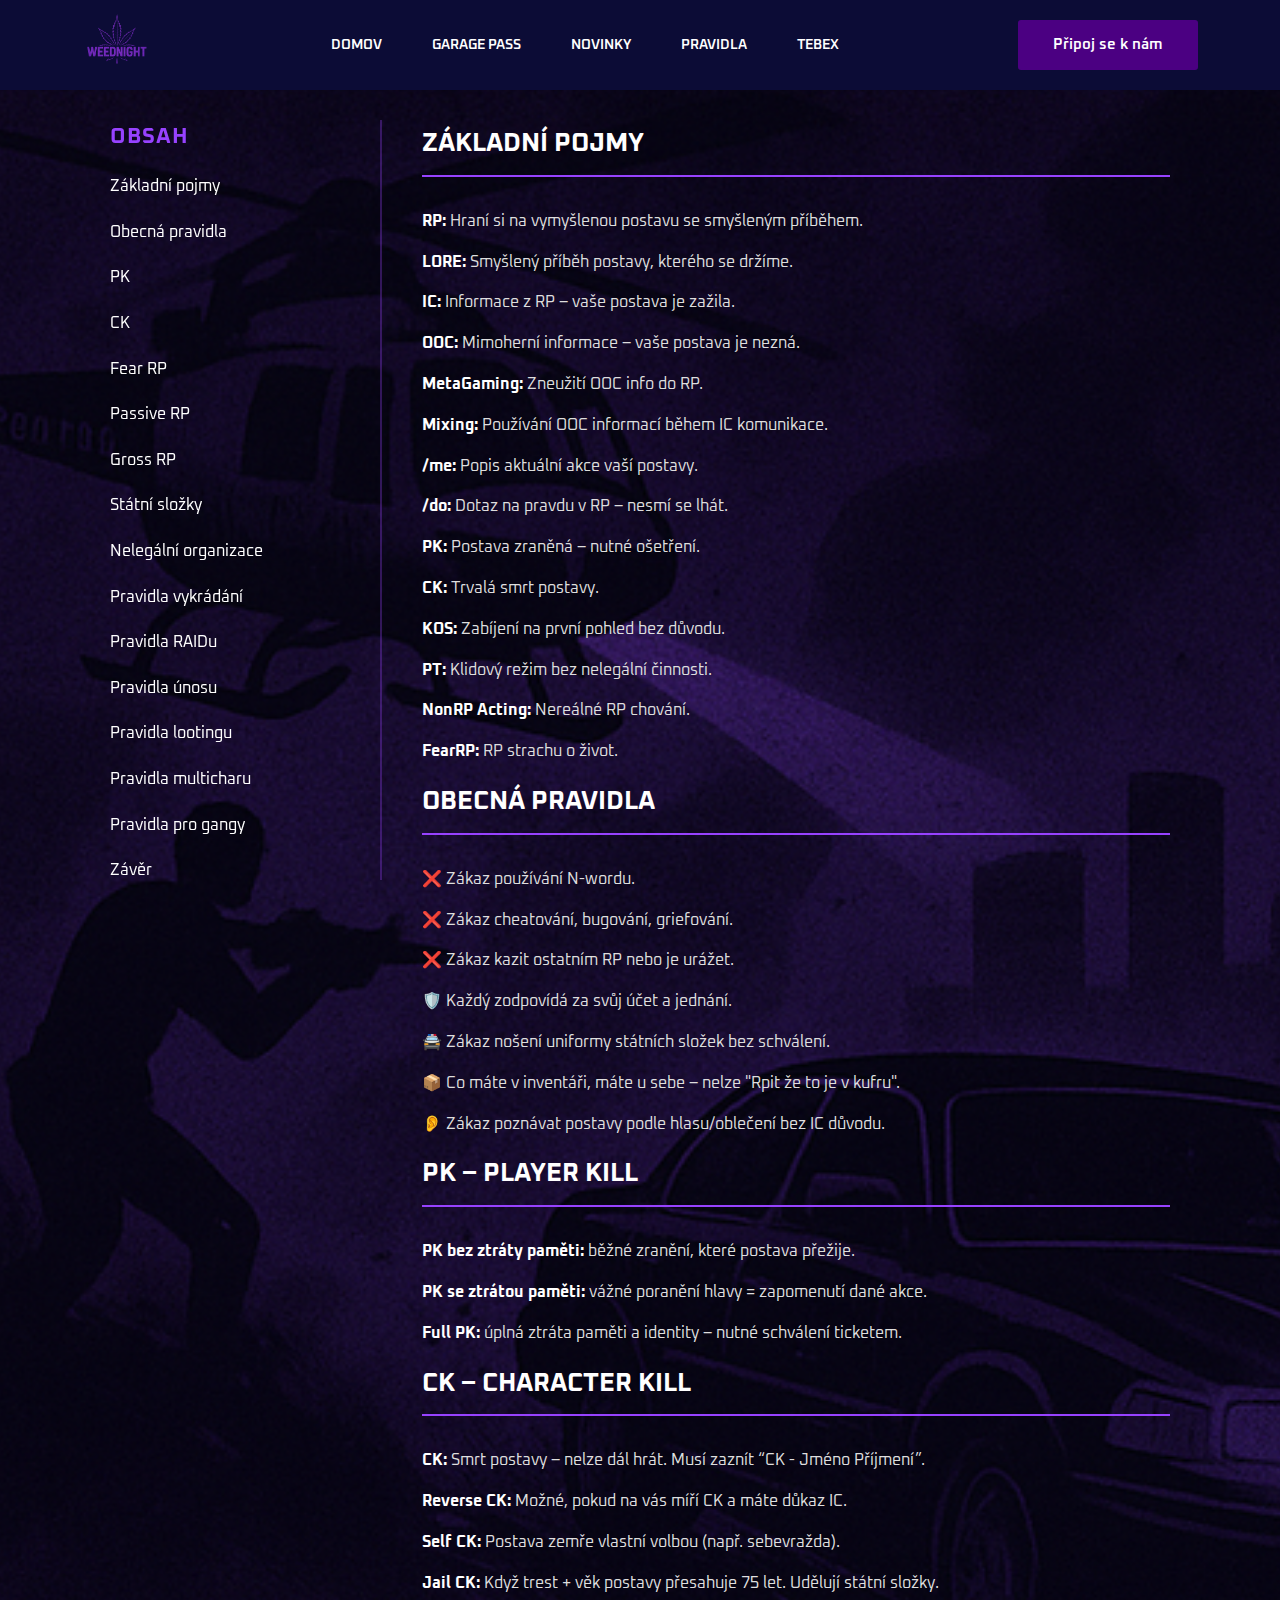
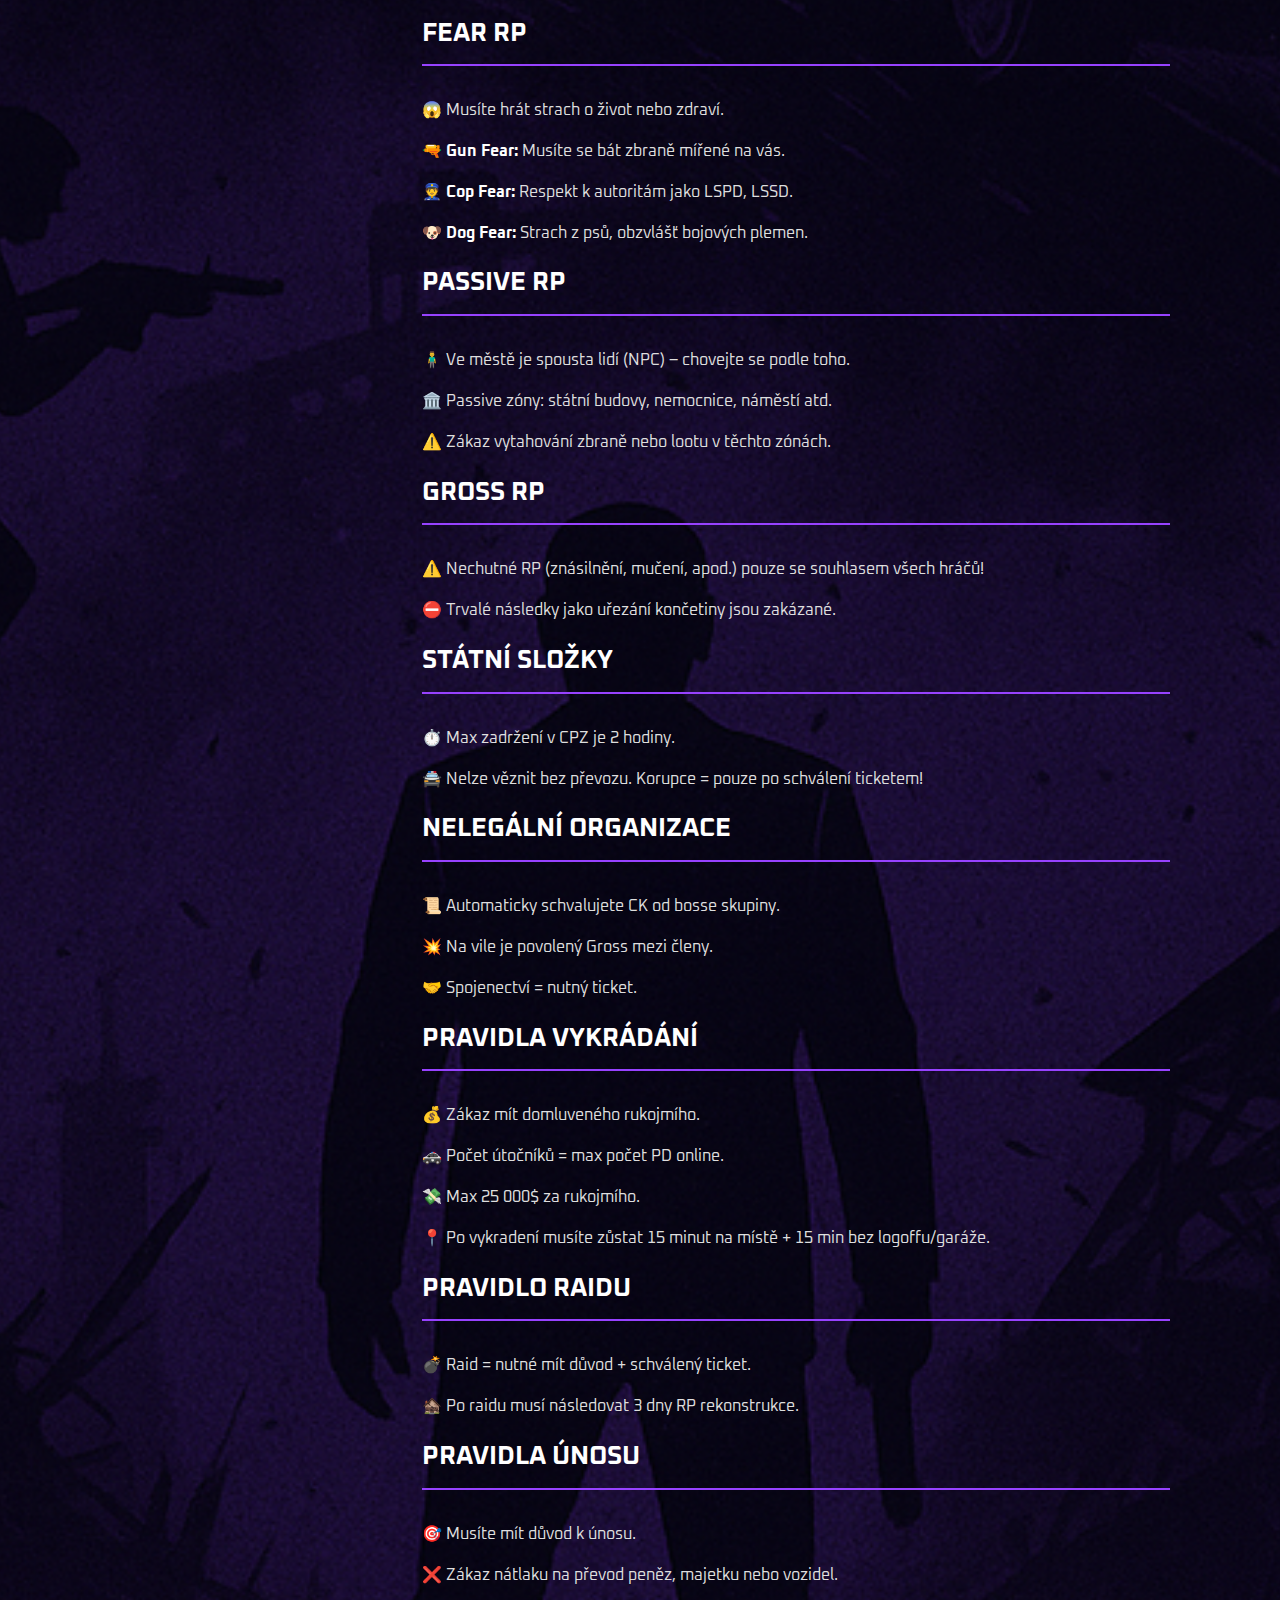
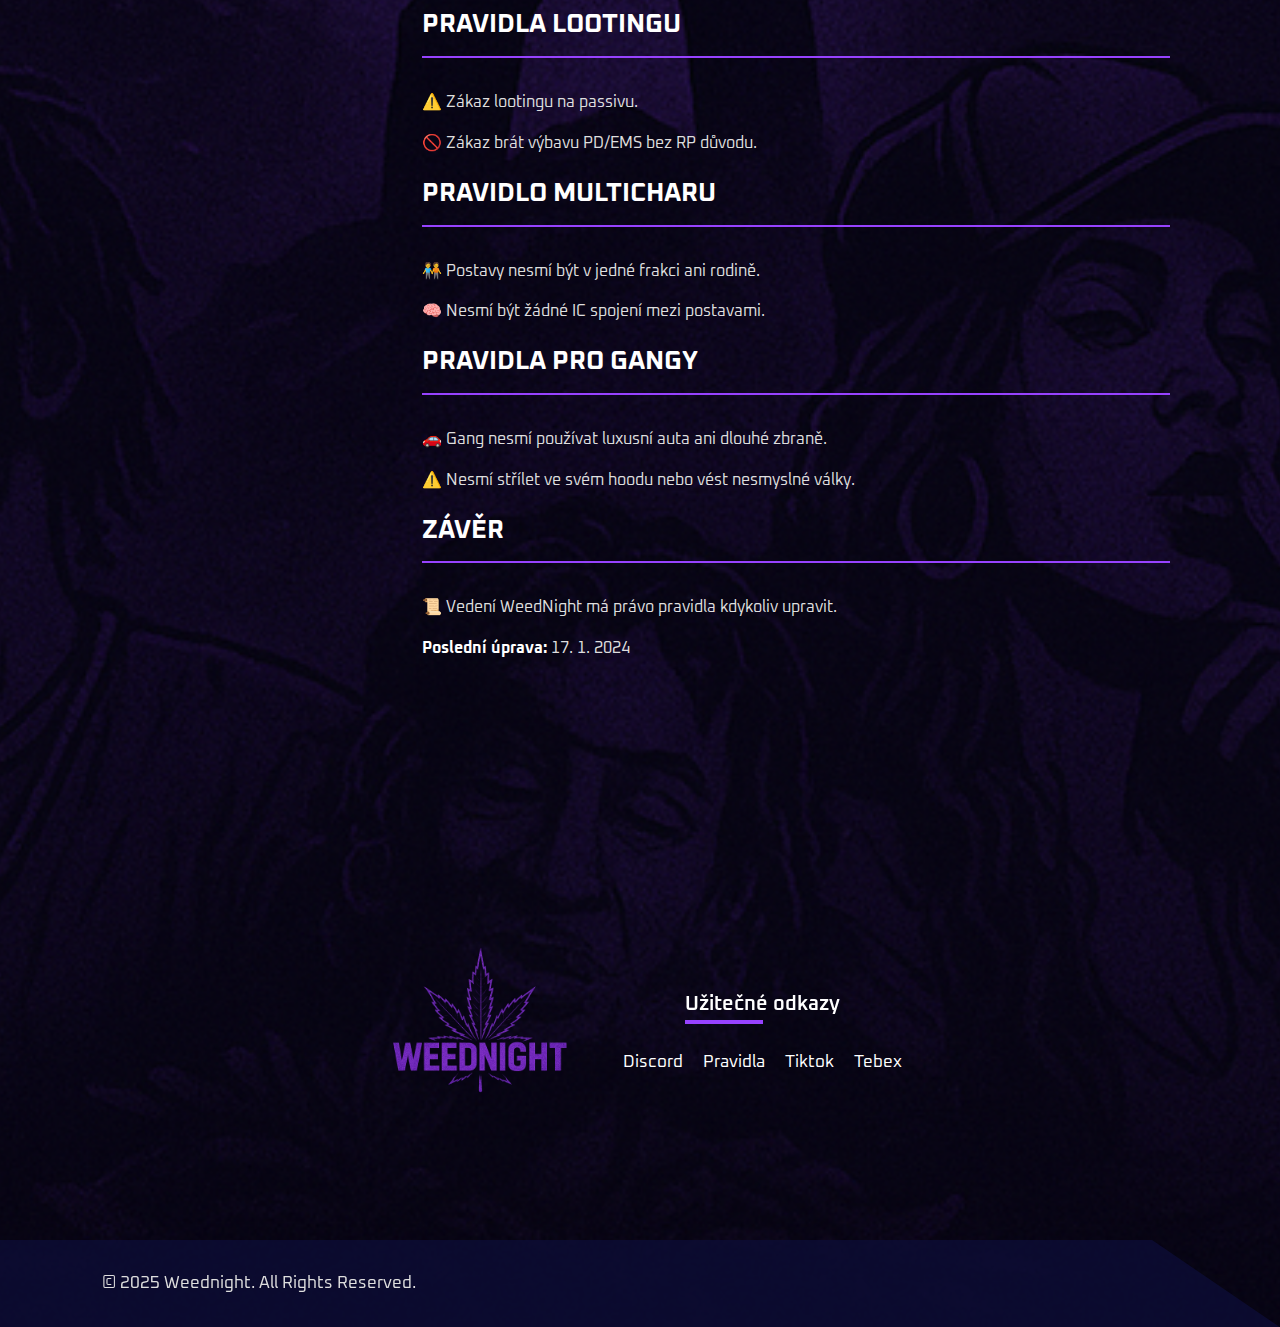
<file: pravidla.html>
<!DOCTYPE html>
<html lang="en">

<head>
  <meta charset="UTF-8">
  <meta http-equiv="X-UA-Compatible" content="IE=edge">
  <meta name="viewport" content="width=device-width, initial-scale=1.0">

  <title>WeedNight - FiveM Server pro pravé gamery a roleplayery!</title>
  <meta name="title" content="WeedNight - FiveM Server pro pravé gamery a roleplayery!">
  <meta name="description" content="WeedNight je český FiveM server zaměřený na zábavu, roleplay a komunitu hráčů. Připoj se k nám a zažij noc, která patří tobě.">
  <meta name="keywords" content="WeedNight, FiveM, server, gamery, roleplay, český server, herní komunita, zábava, noc patří tobě">
  <meta name="author" content="WeedNight Team">

  <link rel="shortcut icon" href="./assets/images/logo (2).png" type="image/svg+xml">
  <link rel="preconnect" href="https://fonts.googleapis.com">
  <link rel="preconnect" href="https://fonts.gstatic.com" crossorigin>
  <link href="https://fonts.googleapis.com/css2?family=Oxanium:wght@400;500;600;700&family=Work+Sans:wght@600&display=swap" rel="stylesheet">

  <link rel="stylesheet" href="./assets/css/style.css">

  <link rel="preload" as="image" href="./assets/images/hero-banner.png">
  <link rel="preload" as="image" href="./assets/images/hero-banner-bg.png">
</head>

<body class="pravidla-body" id="top">

  <!-- #HEADER -->
  <header class="header active" data-header>
    <div class="container">

      <a href="#" class="logo">
        <img src="./assets/images/logo (2).png" width="110" height="53" alt="unigine home">
      </a>

      <nav class="navbar" data-navbar>
        <ul class="navbar-list">
          <li class="navbar-item"><a href="index.html#home" class="navbar-link" data-nav-link>domov</a></li>
          <li class="navbar-item"><a href="index.html#tournament" class="navbar-link" data-nav-link>garage pass</a></li>
          <li class="navbar-item"><a href="index.html#news" class="navbar-link" data-nav-link>novinky</a></li>
          <li class="navbar-item"><a href="pravidla.html" class="navbar-link" data-nav-link>pravidla</a></li>
          <li class="navbar-item"><a href="#" class="navbar-link" data-nav-link>tebex</a></li>
        </ul>
      </nav>

      <a href="https://discord.gg/kTfQBsQmG2" class="btn" data-btn target="_blank" rel="noopener noreferrer">Připoj se k nám</a>

      <button class="nav-toggle-btn" aria-label="toggle menu" data-nav-toggler>
        <span class="line line-1"></span>
        <span class="line line-2"></span>
        <span class="line line-3"></span>
      </button>

    </div>
  </header>

  <!-- #PRAVIDLA CONTENT -->
<main class="rules-wrapper container">

  <aside class="rules-nav">
    <h2>OBSAH</h2>
    <ul>
      <li><a href="#zakladni-pojmy">Základní pojmy</a></li>
      <li><a href="#obecna-pravidla">Obecná pravidla</a></li>
      <li><a href="#pk">PK</a></li>
      <li><a href="#ck">CK</a></li>
      <li><a href="#fear-rp">Fear RP</a></li>
      <li><a href="#passive-rp">Passive RP</a></li>
      <li><a href="#gross-rp">Gross RP</a></li>
      <li><a href="#statni-slozky">Státní složky</a></li>
      <li><a href="#nelegalni-org">Nelegální organizace</a></li>
      <li><a href="#vykradani">Pravidla vykrádání</a></li>
      <li><a href="#raid">Pravidla RAIDu</a></li>
      <li><a href="#unos">Pravidla únosu</a></li>
      <li><a href="#looting">Pravidla lootingu</a></li>
      <li><a href="#multichar">Pravidla multicharu</a></li>
      <li><a href="#gangy">Pravidla pro gangy</a></li>
      <li><a href="#zaver">Závěr</a></li>
    </ul>
  </aside>

  <section class="rules-content" style="margin-top: 30px;">

    <section id="zakladni-pojmy">
      <h1>ZÁKLADNÍ POJMY</h1>
      <p><strong>RP:</strong> Hraní si na vymyšlenou postavu se smyšleným příběhem.</p>
      <p><strong>LORE:</strong> Smyšlený příběh postavy, kterého se držíme.</p>
      <p><strong>IC:</strong> Informace z RP – vaše postava je zažila.</p>
      <p><strong>OOC:</strong> Mimoherní informace – vaše postava je nezná.</p>
      <p><strong>MetaGaming:</strong> Zneužití OOC info do RP.</p>
      <p><strong>Mixing:</strong> Používání OOC informací během IC komunikace.</p>
      <p><strong>/me:</strong> Popis aktuální akce vaší postavy.</p>
      <p><strong>/do:</strong> Dotaz na pravdu v RP – nesmí se lhát.</p>
      <p><strong>PK:</strong> Postava zraněná – nutné ošetření.</p>
      <p><strong>CK:</strong> Trvalá smrt postavy.</p>
      <p><strong>KOS:</strong> Zabíjení na první pohled bez důvodu.</p>
      <p><strong>PT:</strong> Klidový režim bez nelegální činnosti.</p>
      <p><strong>NonRP Acting:</strong> Nereálné RP chování.</p>
      <p><strong>FearRP:</strong> RP strachu o život.</p>
    </section>

    <section id="obecna-pravidla">
      <h1>OBECNÁ PRAVIDLA</h1>
      <p>❌ Zákaz používání N-wordu.</p>
      <p>❌ Zákaz cheatování, bugování, griefování.</p>
      <p>❌ Zákaz kazit ostatním RP nebo je urážet.</p>
      <p>🛡️ Každý zodpovídá za svůj účet a jednání.</p>
      <p>🚔 Zákaz nošení uniformy státních složek bez schválení.</p>
      <p>📦 Co máte v inventáři, máte u sebe – nelze "Rpit že to je v kufru".</p>
      <p>👂 Zákaz poznávat postavy podle hlasu/oblečení bez IC důvodu.</p>
    </section>

    <section id="pk">
      <h1>PK – PLAYER KILL</h1>
      <p><strong>PK bez ztráty paměti:</strong> běžné zranění, které postava přežije.</p>
      <p><strong>PK se ztrátou paměti:</strong> vážné poranění hlavy = zapomenutí dané akce.</p>
      <p><strong>Full PK:</strong> úplná ztráta paměti a identity – nutné schválení ticketem.</p>
    </section>

    <section id="ck">
      <h1>CK – CHARACTER KILL</h1>
      <p><strong>CK:</strong> Smrt postavy – nelze dál hrát. Musí zaznít “CK - Jméno Příjmení”.</p>
      <p><strong>Reverse CK:</strong> Možné, pokud na vás míří CK a máte důkaz IC.</p>
      <p><strong>Self CK:</strong> Postava zemře vlastní volbou (např. sebevražda).</p>
      <p><strong>Jail CK:</strong> Když trest + věk postavy přesahuje 75 let. Udělují státní složky.</p>
    </section>

    <section id="fear-rp">
      <h1>FEAR RP</h1>
      <p>😱 Musíte hrát strach o život nebo zdraví.</p>
      <p>🔫 <strong>Gun Fear:</strong> Musíte se bát zbraně mířené na vás.</p>
      <p>👮 <strong>Cop Fear:</strong> Respekt k autoritám jako LSPD, LSSD.</p>
      <p>🐶 <strong>Dog Fear:</strong> Strach z psů, obzvlášť bojových plemen.</p>
    </section>

    <section id="passive-rp">
      <h1>PASSIVE RP</h1>
      <p>🧍‍♂️ Ve městě je spousta lidí (NPC) – chovejte se podle toho.</p>
      <p>🏛️ Passive zóny: státní budovy, nemocnice, náměstí atd.</p>
      <p>⚠️ Zákaz vytahování zbraně nebo lootu v těchto zónách.</p>
    </section>

    <section id="gross-rp">
      <h1>GROSS RP</h1>
      <p>⚠️ Nechutné RP (znásilnění, mučení, apod.) pouze se souhlasem všech hráčů!</p>
      <p>⛔ Trvalé následky jako uřezání končetiny jsou zakázané.</p>
    </section>

    <section id="statni-slozky">
      <h1>STÁTNÍ SLOŽKY</h1>
      <p>⏱️ Max zadržení v CPZ je 2 hodiny.</p>
      <p>🚔 Nelze věznit bez převozu. Korupce = pouze po schválení ticketem!</p>
    </section>

    <section id="nelegalni-org">
      <h1>NELEGÁLNÍ ORGANIZACE</h1>
      <p>📜 Automaticky schvalujete CK od bosse skupiny.</p>
      <p>💥 Na vile je povolený Gross mezi členy.</p>
      <p>🤝 Spojenectví = nutný ticket.</p>
    </section>

    <section id="vykradani">
      <h1>PRAVIDLA VYKRÁDÁNÍ</h1>
      <p>💰 Zákaz mít domluveného rukojmího.</p>
      <p>🚓 Počet útočníků = max počet PD online.</p>
      <p>💸 Max 25 000$ za rukojmího.</p>
      <p>📍 Po vykradení musíte zůstat 15 minut na místě + 15 min bez logoffu/garáže.</p>
    </section>

    <section id="raid">
      <h1>PRAVIDLO RAIDU</h1>
      <p>💣 Raid = nutné mít důvod + schválený ticket.</p>
      <p>🏚️ Po raidu musí následovat 3 dny RP rekonstrukce.</p>
    </section>

    <section id="unos">
      <h1>PRAVIDLA ÚNOSU</h1>
      <p>🎯 Musíte mít důvod k únosu.</p>
      <p>❌ Zákaz nátlaku na převod peněz, majetku nebo vozidel.</p>
    </section>

    <section id="looting">
      <h1>PRAVIDLA LOOTINGU</h1>
      <p>⚠️ Zákaz lootingu na passivu.</p>
      <p>🚫 Zákaz brát výbavu PD/EMS bez RP důvodu.</p>
    </section>

    <section id="multichar">
      <h1>PRAVIDLO MULTICHARU</h1>
      <p>🧑‍🤝‍🧑 Postavy nesmí být v jedné frakci ani rodině.</p>
      <p>🧠 Nesmí být žádné IC spojení mezi postavami.</p>
    </section>

    <section id="gangy">
      <h1>PRAVIDLA PRO GANGY</h1>
      <p>🚗 Gang nesmí používat luxusní auta ani dlouhé zbraně.</p>
      <p>⚠️ Nesmí střílet ve svém hoodu nebo vést nesmyslné války.</p>
    </section>

    <section id="zaver">
      <h1>ZÁVĚR</h1>
      <p>📜 Vedení WeedNight má právo pravidla kdykoliv upravit.</p>
      <p><strong>Poslední úprava:</strong> 17. 1. 2024</p>
    </section>

  </section>
</main>


  <!-- 
    - #FOOTER
  -->

    <footer class="footer">
      <div class="section footer-top">
        <div class="container footer-slim footer-flex">
          
          <div class="footer-brand">
            <a href="#" class="logo">
              <img src="./assets/images/logo (2).png" width="150" height="73" loading="lazy" alt="Weednight logo">
            </a>
          </div>

          <div class="footer-list">
            <p class="title footer-list-title has-after">Užitečné odkazy</p>
            <ul class="footer-links-inline">
              <li><a href="https://discord.gg/kTfQBsQmG2" target="_blank" rel="noopener noreferrer" class="footer-link">Discord</a></li>
              <li><a href="pravidla.html" class="footer-link">Pravidla</a></li>
              <li><a href="#" class="footer-link">Tiktok</a></li>
              <li><a href="#" class="footer-link">Tebex</a></li>
            </ul>
          </div>

        </div>
      </div>

      <div class="footer-bottom">
        <div class="container">
          <p class="copyright">
            &copy; 2025 Weednight. All Rights Reserved.
          </p>
        </div>
      </div>
    </footer>
</body>
</html>
</file>
<file: assets/css/style.css>
/*-----------------------------------*\
  #style.css
\*-----------------------------------*/





/*-----------------------------------*\
  #CUSTOM PROPERTY
\*-----------------------------------*/

:root {

  /**
   * COLORS
   */

  /* background color */
  --bg-purple: hsla(267, 100%, 63%, 1);
  --bg-purple-alpha-30: hsla(267, 100%, 63%, 0.3);
  --bg-dark-purple: hsla(279, 42%, 9%, 1);
  --bg-oxford-blue: hsla(240, 63%, 13%, 1);
  --bg-oxford-blue-alpha-95: hsla(240, 63%, 13%, 0.95);
  --bg-oxford-blue-alpha-90: hsla(240, 63%, 13%, 0.9);
  --bg-oxford-blue-alpha-80: hsla(240, 63%, 13%, 0.8);

  /* gradient color */
  --gradient-1: linear-gradient(to right bottom, hsl(299, 100%, 52%), hsl(291, 100%, 58%), hsl(283, 100%, 60%), hsl(273, 100%, 62%), hsl(262, 100%, 63%), hsl(242, 100%, 69%), hsl(223, 100%, 62%), hsl(210, 100%, 50%), hsl(203, 100%, 50%), hsl(198, 100%, 50%), hsl(192, 100%, 48%), hsl(185, 90%, 48%));
  --gradient-2: linear-gradient(90deg, transparent 0%, #9841ff 50%, transparent 100%);

  /* text color */
  --text-white: hsla(0, 0%, 100%, 1);
  --text-gainsboro: hsla(0, 0%, 87%, 1);
  --text-champagne-pink: hsla(23, 61%, 86%, 1);
  --text-purple: hsla(267, 100%, 63%, 1);

  /* border color */
  --border-space-cadet: hsl(240, 45%, 17%);
  --border-purple-alpha-30: hsla(267, 100%, 63%, 0.3); 

  /**
   * TYPOGRAPHY
   */

  /* font family */
  --fontFamily-oxanium: 'Oxanium', cursive;
  --fontFamily-work-sans: 'Work Sans', sans-serif;

  /* font size */
  --fontSize-1: 3.6rem;
  --fontSize-2: 2.4rem;
  --fontSize-3: 2rem;
  --fontSize-4: 1.7rem;
  --fontSize-5: 1.6rem;
  --fontSize-6: 1.5rem;
  --fontSize-7: 1.4rem;
  --fontSize-8: 1.2rem;

  /* font weight */
  --weight-regular: 400;
  --weight-semiBold: 600;
  --weight-bold: 700;

  /**
   * SPACING
   */

  --section-spacing: 60px;

  /**
   * BOX SHADOW
   */

  --shadow: 0px 2px 5px 0px hsla(0, 0%, 0%, 0.2);

  /**
   * BORDER RADIUS
   */

  --radius-circle: 50%;
  --radius-5: 5px;
  --radius-3: 3px;

  /**
   * CLIP PATH
   */

  --clip-path-1: polygon(0 0, 100% 0, 100% 0, 0 0);
  --clip-path-2: polygon(0 0, 100% 0, 100% 100%, 0 100%);
  --clip-path-3: polygon(0% 0%, 90% 0, 100% 30%, 100% 100%, 0 100%);
  --clip-path-4: polygon(90% 0, 100% 40%, 100% 100%, 0 100%, 0 0);
  --clip-path-5: polygon(100% 0, 100% 100%, 10% 100%, 0 60%, 0 0);
  --clip-path-6: polygon(10% 0, 100% 0, 100% 100%, 0 100%, 0 40%);
  --clip-path-7: polygon(100% 0, 100% 60%, 90% 100%, 0 100%, 0 0);
  --clip-path-8: polygon(0% 0%, 70% 0, 100% 30%, 100% 100%, 0 100%);
  --clip-path-9: polygon(0 0, 90% 0, 100% 100%, 0% 100%);

  /**
   * TRANSITION
   */

  --transition-1: 250ms ease;
  --transition-2: 500ms ease;
  --cubic-out: cubic-bezier(0.05, 0.83, 0.52, 0.97);

}





/*-----------------------------------*\
  #RESET
\*-----------------------------------*/

*,
*::before,
*::after {
  margin: 0;
  padding: 0;
  box-sizing: border-box;
}

li { list-style: none; }

a,
img,
time,
span,
input,
button,
textarea,
ion-icon { display: block; }

a {
  color: inherit;
  text-decoration: none;
}

img { height: auto; }

input,
button,
textarea {
  background: none;
  border: none;
  font: inherit;
}

input,
textarea { width: 100%; }

button { cursor: pointer; }

ion-icon { pointer-events: none; }

address { font-style: normal; }

html {
  font-size: 10px;
  scroll-behavior: smooth;
}

body {
  background-color: var(--bg-dark-purple);
  background-image: url("../images/body-bg5.png");  /*1, 5, 6*/
  background-repeat: no-repeat;
  background-size: cover;
  background-position: center;
  color: var(--text-gainsboro);
  font-family: var(--fontFamily-oxanium);
  font-size: var(--fontSize-4);
  font-weight: var(--weight-regular);
  line-height: 1.6;
  overflow-x: hidden;
}


::-webkit-scrollbar { width: 8px; }

::-webkit-scrollbar-track { background-color: var(--bg-dark-purple); }

::-webkit-scrollbar-thumb { background-color: var(--bg-purple); }





/*-----------------------------------*\
  #REUSED STYLE
\*-----------------------------------*/

.container { padding-inline: 12px; }

.has-before,
.has-after {
  position: relative;
  z-index: 1;
}

.has-before::before,
.has-after::after {
  content: "";
  position: absolute;
}

.title { color: var(--text-white); }

.h1,
.h3 { line-height: 1.3; }

.h1 {
  font-size: var(--fontSize-1);
  font-weight: var(--weight-semiBold);
}

.h2 {
  font-size: var(--fontSize-2);
  line-height: 1.4;
}

.h3 { font-size: var(--fontSize-3); }

.section-title,
.section-subtitle,
.section-text { text-align: center; }

.section-subtitle {
  color: var(--text-white);
  font-weight: var(--weight-semiBold);
  font-size: var(--fontSize-5);
  text-transform: uppercase;
}

.btn {
  position: relative;
  background-color: #4b0082; /* tmavá fialová */
  color: #ffffff;
  font-size: var(--fontSize-6);
  font-weight: var(--weight-semiBold);
  max-width: max-content;
  min-width: 180px;
  height: 50px;
  display: grid;
  place-items: center;
  padding-inline: 30px;
  border-radius: 3px; /* mírně zaoblené rohy */
  overflow: hidden;
  border: none;
  transition: box-shadow 0.3s ease, background-color 0.3s ease;
  cursor: pointer;
  z-index: 1;
}

.btn::before {
  content: "";
  position: absolute;
  top: 50%;
  left: 50%;
  width: 250%;
  padding-block-end: 250%;
  background-color: #5b21b6; /* světlejší fialová pro efekt */
  transform: translate(-50%, -50%) scale(0);
  border-radius: 50%;
  z-index: -1;
  transition: transform 0.4s ease;
}

.btn:hover::before,
.btn:focus-visible::before {
  transform: translate(-50%, -50%) scale(1);
}

.btn:hover {
  box-shadow: 0 0 10px 2px #7e22ce;
  background-color: #6c1e9c;
}



.w-100 { width: 100%; }

.section { padding-block: var(--section-spacing); }

.section-title {
  margin-block: 10px;
  text-transform: uppercase;
}

.section-title .span {
  display: inline;
  color: var(--text-purple);
}

.section-text {
  margin-block-end: 40px;
  max-width: 480px;
  margin-inline: auto;
}

.social-wrapper {
  display: flex;
  align-items: center;
  gap: 10px;
}

.img-holder {
  background-color: var(--bg-purple);
  aspect-ratio: var(--width) / var(--height);
  overflow: hidden;
}

.img-cover {
  width: 100%;
  height: 100%;
  object-fit: cover;
}

[data-reveal] {
  opacity: 0;
  transition: var(--transition-2);
}

[data-reveal="left"] { transform: translateX(-20px); }

[data-reveal="right"] { transform: translateX(20px); }

[data-reveal="bottom"] { transform: translateY(20px); }

[data-reveal].revealed {
  opacity: 1;
  transform: translate(0);
}





/*-----------------------------------*\
  #HEADER
\*-----------------------------------*/

.header .btn { display: none; }

.header {
  position: absolute;
  top: 0;
  left: 0;
  width: 100%;
  background-color: var(--bg-oxford-blue);
  padding: 10px 12px;
  z-index: 4;
}

.header.active {
  position: fixed;
  animation: slideUP 1s ease forwards;
}

@keyframes slideUP {
  0% { transform: translateY(-100%); }
  100% { transform: translateY(0); }
}

.header .container {
  display: flex;
  justify-content: space-between;
  align-items: center;
}

.nav-toggle-btn .line {
  height: 3px;
  width: 10px;
  margin-block: 4px;
  background-color: var(--text-gainsboro);
  border-radius: 8px;
  transition: var(--transition-1);
}

.nav-toggle-btn .line-2 { width: 20px; }

.nav-toggle-btn .line-3 { margin-inline-start: auto; }

.nav-toggle-btn.active .line-2 { transform: rotate(-45deg); }

.nav-toggle-btn.active .line-1 { transform: rotate(45deg) translate(4px, 1.5px); }

.nav-toggle-btn.active .line-3 { transform: rotate(45deg) translate(-3px, -1px); }

.navbar {
  position: absolute;
  top: calc(100% - 1px);
  right: 12px;
  left: 12px;
  background-color: var(--bg-oxford-blue);
  padding: 0 15px;
  clip-path: var(--clip-path-1);
  visibility: hidden;
  transition: clip-path 500ms var(--cubic-out);
}

.navbar.active {
  clip-path: var(--clip-path-2);
  visibility: visible;
}

.navbar-link {
  padding: 12px 25px;
  text-transform: uppercase;
  font-size: var(--fontSize-7);
  font-weight: var(--weight-semiBold);
  color: var(--text-white);
}

.navbar-item { border-block-start: 1px solid var(--border-space-cadet); }

.navbar-item:last-child { border-block-end: 1px solid var(--border-space-cadet); }

/*-----------------------------------*\
  #PRAVIDLA STYL
\*-----------------------------------*/

.rules-wrapper {
  display: flex;
  flex-direction: row;
  gap: 40px;
  padding: 60px 40px;
  max-width: 1400px;
  margin: 30px auto 100px auto; /* odshora a oddělení od footeru */
}

.rules-nav {
  flex: 1;
  max-width: 300px;
  position: sticky;
  top: 120px;
  height: calc(100vh - 140px);
  overflow-y: auto;
  padding-right: 20px;
  border-right: 2px solid var(--bg-purple-alpha-30);
}

.rules-nav h2 {
  font-size: 2.2rem;
  color: var(--text-purple);
  margin-bottom: 15px;
  text-transform: uppercase;
  letter-spacing: 1px;
}

.rules-nav ul {
  padding-left: 0;
  list-style: none;
}

.rules-nav li {
  margin-bottom: 12px;
}

.rules-nav a {
  color: var(--text-white);
  font-size: 1.6rem;
  text-decoration: none;
  padding: 4px 0;
  display: block;
  transition: 0.2s;
}

.rules-nav a:hover {
  color: var(--text-purple);
  transform: translateX(3px);
}

.rules-content {
  flex: 3;
  font-size: 1.6rem;
  line-height: 1.8;
  color: var(--text-gainsboro);
}

.rules-content h1 {
  font-size: 2.6rem;
  color: var(--text-white);
  border-bottom: 2px solid var(--bg-purple);
  padding-bottom: 8px;
  margin-top: 0;
  margin-bottom: 30px;
  text-transform: uppercase;
}

.rules-content h2 {
  font-size: 2.2rem;
  color: var(--text-purple);
  margin-top: 40px;
  margin-bottom: 15px;
}

.rules-content p {
  margin-bottom: 12px;
}

.rules-content ul {
  padding-left: 20px;
  margin-bottom: 20px;
}

.rules-content li {
  list-style: disc;
  margin-bottom: 8px;
}

.rules-content strong {
  color: var(--text-white);
}






/*-----------------------------------*\
  #HERO
\*-----------------------------------*/

.hero {
  min-height: 100vh; /* celá výška okna */
  display: flex;
  flex-direction: column;
  justify-content: center; /* vertikální vycentrování */
  align-items: center;     /* horizontální vycentrování */
  padding-top: 170px;      /* ponechává horní mezeru, můžeš snížit nebo smazat */
  text-align: center;
  position: relative;
}
.hero .container {
  display: flex;
  flex-direction: column;
  align-items: center;
}


.hero .section-subtitle { letter-spacing: 5px; }

.hero-title { margin-block: 20px 25px; }

.hero .btn { margin-inline: auto; }

.hero::before {
  background-image: var(--gradient-2);
  bottom: 0;
  left: 0;
  width: 100%;
  height: 4px;
  z-index: 1;
}

.hero-banner {
  position: relative;
  margin-block-start: 50px;
  width: 40%;
  margin-inline: auto;
}
.hero-banner-bg { display: none; }





/*-----------------------------------*\
  #UPCOMING
\*-----------------------------------*/

.upcoming-item:not(:last-child) {
  margin-block-end: 90px;
}

.upcoming-card {
  display: flex;
  justify-content: space-between;
  align-items: center;
  position: relative;
}

.upcoming-card::before {
  top: 50%;
  background-image: var(--gradient-1);
  transform: translateY(-50%);
  width: 90%;
  height: 80px;
  z-index: -1;
  opacity: 0.3;
  border-radius: var(--radius-5);
}

.upcoming-card.left::before {
  right: 0;
  clip-path: var(--clip-path-4);
}

.upcoming-card.right::before {
  left: 0;
  clip-path: var(--clip-path-6);
}

.upcoming-card .card-title {
  text-transform: uppercase;
}

.upcoming-card.left .card-title {
  margin-inline-end: 50px;
  text-align: right;
}

.upcoming-card.right .card-title {
  margin-inline-start: 50px;
  text-align: left;
}

.upcoming-card .card-meta {
  position: absolute;
  bottom: -20px;
  left: 50%;
  transform: translateX(-50%);
  background-image: var(--gradient-1);
  width: max-content;
  padding: 6px 20px;
  font-size: var(--fontSize-7);
  font-weight: var(--weight-semiBold);
  text-transform: uppercase;
  border-radius: var(--radius-3);
}

.upcoming-card.left .card-meta {
  clip-path: var(--clip-path-5);
}

.upcoming-card.right .card-meta {
  clip-path: var(--clip-path-7);
}

.upcoming-card .card-banner {
  width: 30%;
}

.upcoming-card.right .card-banner {
  order: 1;
}

.upcoming-time {
  margin-block: 50px 30px;
}

.upcoming-time :is(.time, .date) {
  text-align: center;
}

.upcoming-time .time {
  color: var(--text-white);
  font-size: var(--fontSize-1);
  font-weight: var(--weight-bold);
  line-height: 1;
}

.upcoming-time .date {
  font-size: var(--fontSize-7);
  font-weight: var(--weight-semiBold);
  margin-block: 5px;
}

.upcoming-item .social-wrapper {
  justify-content: center;
}

.upcoming-item .social-link {
  color: var(--text-white);
  font-size: 2.5rem;
  transition: var(--transition-1);
}

.upcoming-item .social-link:is(:hover, :focus-visible) {
  color: var(--text-purple);
}

/* ----------- GARAGE PASS ----------- */

#upcoming-label.section-subtitle {
  font-size: 1.6rem;
  font-weight: 700;
  text-transform: uppercase;
  color: #ffffff;
  margin-bottom: 10px;
  letter-spacing: 2px;
  text-align: center;
}

.section-title {
  font-size: 4rem;
  font-weight: 900;
  line-height: 1.2;
  color: #ffffff;
  text-align: center;
}

.section-title .span {
  color: #a94fff;
  text-shadow: 0 0 14px rgba(169, 79, 255, 0.7);
  font-size: 4.2rem;
}

.section-text {
  font-size: 1.6rem;
  line-height: 2;
  font-weight: 500;
  color: var(--text-gainsboro);
  max-width: 800px;
  margin-inline: auto;
  text-align: center;
}

#garage-countdown {
  font-size: 1.8rem;
  font-weight: bold;
  color: #ff3cac;
  text-shadow: 0 0 6px rgba(255, 60, 172, 0.5);
  display: inline-block;
  margin-top: 10px;
}


.garagepass-wrapper {
  display: flex;
  justify-content: center;
  align-items: center;
  margin-top: 50px;
}

.garagepass-image {
  width: 100%;
  max-width: 700px;
  height: auto;
  border-radius: var(--radius-5);
}







/*-----------------------------------*\
  #NEWS
\*-----------------------------------*/

.news-list {
  display: grid;
  gap: 30px;
}

.news-card {
  background-color: var(--bg-oxford-blue-alpha-90);
  box-shadow: var(--shadow);
}

.news-card .card-content {
  position: relative;
  padding: 30px;
}

.card-tag {
  position: absolute;
  bottom: 100%;
  left: 0;
  background-color: #4b0082; /* Nahrazuje gradient */
  background-image: none;    /* Zruší původní gradient */
  color: var(--text-white);
  font-size: var(--fontSize-8);
  font-weight: var(--weight-semiBold);
  text-transform: uppercase;
  height: 30px;
  line-height: 32px;
  padding-inline: 20px;
  clip-path: var(--clip-path-3); /* Ponechává tvar */
}


.news-card :is(.card-meta-list, .card-meta-item) {
  display: flex;
  align-items: center;
}

.news-card .card-meta-list {
  flex-wrap: wrap;
  gap: 5px 10px;
}

.news-card .card-meta-item { gap: 5px; }

.news-card .card-meta-item ion-icon { color: var(--text-purple); }

.news-card .card-meta-text,
.news-card .link {
  color: var(--text-champagne-pink);
  font-size: var(--fontSize-7);
  font-weight: var(--weight-bold);
  text-transform: uppercase;
}

.news-card .h3 { margin-block: 15px 10px; }

.news-card .card-title {
  display: inline;
  background-image: linear-gradient(to left, var(--bg-purple), var(--bg-purple));
  background-repeat: no-repeat;
  background-position: left bottom;
  background-size: 0% 4px;
  transition: var(--transition-2);
}

.news-card .card-title:is(:hover, :focus-visible) { background-size: 100% 4px; }

.news-card .link {
  max-width: max-content;
  margin-block-start: 15px;
  padding-inline-start: 30px;
  transition: var(--transition-1);
}

.news-card .link::before {
  top: 50%;
  left: 0;
  transform: translateY(-100%);
  width: 20px;
  height: 4px;
  background-color: var(--bg-purple);
}

.news-card .link:is(:hover, :focus-visible) { color: var(--text-purple); }

/* NEWS SECTION CENTERING */
.news-section {
  display: flex;
  flex-direction: column;
  align-items: center;
  text-align: center;
  margin-top: 60px;
}

.news-list {
  display: flex;
  justify-content: center;
  width: 100%;
  max-width: 480px; /* Původní přirozená velikost karty */
  margin-inline: auto;
}

/*-----------------------------------*\
  #pokud vice karet

  .news-list {
  display: grid;
  grid-template-columns: repeat(auto-fit, minmax(280px, 1fr));
  gap: 30px;
  max-width: 1200px;
  margin-inline: auto;
  justify-content: center;
  }

  #pokud jedna karta
  
  .news-list {
  display: flex;
  justify-content: center;
  width: 100%;
  max-width: 480px;
  margin-inline: auto;
}
\*-----------------------------------*/







/*-----------------------------------*\
  #FOOTER
\*-----------------------------------*/

.footer-top .container {
  display: flex;
  justify-content: center; /* Vodorovné vystředění obsahu */
}

.footer-text {
  margin-block: 20px 25px;
}

.social-list {
  display: flex;
  gap: 10px;
}

.footer .social-link {
  width: 40px;
  height: 40px;
  background-color: var(--bg-purple-alpha-30);
  display: grid;
  place-items: center;
  clip-path: var(--clip-path-8);
  transition: var(--transition-1);
}

.footer .social-link:is(:hover, :focus-visible) {
  background-color: var(--bg-purple);
  transform: translateY(-2px);
}

.footer-list-title {
  font-size: var(--fontSize-3);
  font-weight: var(--weight-semiBold);
  line-height: 1;
  position: relative;
  padding-block-end: 10px;
  margin-block-end: 20px;
  max-width: max-content;
}

.footer-list-title::after {
  content: "";
  position: absolute;
  bottom: 0;
  left: 0;
  width: 50%;
  height: 4px;
  background-color: var(--bg-purple);
}

.footer-link {
  padding-block: 5px;
  color: var(--text-white);
  transition: var(--transition-1);
}

.footer-link:is(:hover, :focus-visible) {
  color: var(--text-purple);
}

.contact-item .span {
  color: var(--text-purple);
  font-size: var(--fontSize-7);
  text-transform: uppercase;
  font-weight: var(--weight-semiBold);
}

.contact-item:not(:last-child) {
  margin-block-end: 15px;
}

.input-field {
  background-color: var(--bg-oxford-blue-alpha-90);
  color: var(--text-white);
  font-size: var(--fontSize-5);
  padding: 18px 12px;
  box-shadow: var(--shadow);
  border: 2px solid var(--border-purple-alpha-30);
  margin-block-end: 15px;
  outline: none;
}

.input-field::placeholder {
  color: var(--text-white);
}

.footer-bottom {
  clip-path: var(--clip-path-9);
  background-color: var(--bg-oxford-blue-alpha-80);
}

.copyright {
  padding: 30px 20px;
}

/* ✅ CENTROVÁNÍ LOGA + ODKAZŮ */
.footer-flex {
  display: flex;
  align-items: center;
  justify-content: center;
  flex-wrap: wrap;
  gap: 40px;
  text-align: center;
  max-width: 1000px;  /* můžeš upravit šířku podle potřeby */
  margin: 0 auto;     /* důležité pro vystředění */
}

/* ✅ Zarovnání obsahu odkazu */
.footer-list {
  display: flex;
  flex-direction: column;
  align-items: center;
}

.footer-links-inline {
  display: flex;
  flex-direction: row;
  flex-wrap: nowrap;
  gap: 20px;
  list-style: none;
  padding: 0;
  margin: 0;
}

.footer-links-inline li {
  margin: 0;
}

.footer-link {
  white-space: nowrap;
}



section[id] {
  scroll-margin-top: 100px; /* Uprav dle výšky fixní hlavičky */
}



/*-----------------------------------*\
  #BACK TO TOP
\*-----------------------------------*/

.back-top-btn {
  position: fixed;
  bottom: 10px;
  right: 20px;
  width: 50px;
  height: 50px;
  background-color: #4b0082; /* Nová jednotná fialová barva */
  background-image: none;    /* Odstranění gradientu */
  display: grid;
  place-items: center;
  font-size: 2.1rem;
  clip-path: var(--clip-path-8); /* Zachování tvaru */
  opacity: 0;
  transition: var(--transition-1);
  z-index: 4;
  color: #ffffff;
}

.back-top-btn.active {
  opacity: 1;
  transform: translateY(-20px);
}

.back-top-btn:hover {
  background-color: #581c87;
  box-shadow: 0 0 10px 3px #9d4edd;
}




/*-----------------------------------*\
  #MEDIA QUERIES
\*-----------------------------------*/

/**
 * responsive for large than 575px screen
 */

@media (min-width: 575px) {

  /**
   * REUSED STYLE
   */

  .container {
    max-width: 540px;
    width: 100%;
    margin-inline: auto;
  }



  /**
   * HEADER
   */

  .header .logo img { width: 70px; }



  /**
   * UPCOMING
   */

  .upcoming-card.left .card-meta {
    left: auto;
    right: -15%;
  }

  .upcoming-card.right .card-meta { left: 25%; }



  /**
   * FOOTER
   */

  .footer-top .container { grid-template-columns: 1fr 1fr; }

}





/**
 * responsive for large than 768px screen
 */

@media (min-width: 768px) {

  /**
   * CUSTOM PROPERTY
   */

  :root {

    /**
     * TYPOGRAPHY
     */

    /* font size */
    --fontSize-1: 6.5rem;
    --fontSize-2: 3.2rem;

  }



  /**
   * REUSED STYLE
   */

  .container { max-width: 720px; }

  .h1 { line-height: 1; }



  /**
   * HERO
   */

  .hero .section-subtitle { letter-spacing: 10px; }

  .hero-banner-bg {
    display: block;
    width: 100%;
    position: absolute;
    bottom: 0;
    left: 0;
    transform: scale(1.3);
    transform-origin: bottom;
    z-index: -1;
  }



  /**
   * UPCOMING
   */

  .upcoming-card::before { height: 110px; }

  .upcoming-card .card-meta {
    padding-block: 12px;
    bottom: 20px;
  }

  .upcoming-card .card-title { --fontSize-3: 2.8rem; }

  .upcoming-card.left .card-meta { right: -10%; }

  .upcoming-card.right .card-meta { left: 20%; }

  .upcoming-time .time { --fontSize-1: 5rem; }



  /**
   * NEWS 
   */

  .news-list { grid-template-columns: 1fr 1fr; }



  /**
   * CUSTOM CURSOR
   */

  .cursor {
    display: block;
    position: fixed;
    top: 0;
    left: 0;
    width: 30px;
    height: 30px;
    background-color: var(--bg-purple);
    border-radius: var(--radius-circle);
    transform: translate(-50%, -50%);
    opacity: 0;
    pointer-events: none;
    z-index: 6;
    transition: var(--transition-1);
    transition-property: opacity, transform;
  }

  body:hover .cursor { opacity: 0.5; }

  body .cursor.hovered {
    transform: translate(-50%, -50%) scale(1.3);
    opacity: 0.75;
  }

}





/**
 * responsive for large than 992px screen
 */

@media (min-width: 992px) {

  /**
   * CUSTOM PROPERTY
   */

  :root {
    
    /**
     * TYPOGRAPHY
     */

    /* font size */
    --fontSize-2: 4.5rem;

    /**
     * SPACING
     */

    --section-spacing: 100px;

  }



  /**
   * REUSED STYLE
   */

  .container { max-width: 960px; }

  .h2 { line-height: 1.1; }



  /**
   * HEADER
   */

  .nav-toggle-btn { display: none; }

  .navbar,
  .navbar.active {
    all: unset;
    display: block;
  }

  .navbar-item,
  .navbar-item:last-child { border: none; }

  .navbar-list { display: flex; }

  .header .btn {
    display: grid;
    text-align: center;
  }



  /**
   * HERO
   */

  .hero-banner-bg { transform: scale(1.2); }



  /**
   * UPCOMING
   */

  .upcoming-item {
    display: grid;
    grid-template-columns: 1fr 0.5fr 1fr;
    align-items: center;
  }

  .upcoming-time { margin-block: 0; }

  .upcoming-card .card-meta {
    left: 50%;
    bottom: -30px;
    transform: translateX(-50%);
  }

  .upcoming-card.right .card-meta { left: 50%; }



  /**
   * NEWS
   */

  .news-list { grid-template-columns: repeat(3, 1fr); }



  /**
   * FOOTER
   */
   
  .footer-top .container { grid-template-columns: repeat(4, 1fr); }

}





/**
 * responsive for large than 1200px screen
 */

@media (min-width: 1200px) {

  /**
   * REUSED STYLE
   */

  .container { max-width: 1140px; }

  .section-text { margin-block-end: 60px; }



  /**
   * HERO
   */

  .hero { padding-block-start: 250px; }

  .hero-banner-bg { transform: scale(1.2); }

  .hero-banner .w-100 {
    max-width: max-content;
    margin-inline: auto;
  }



  /**
   * UPCOMING
   */

  .upcoming-card .card-banner {
    max-height: 180px;
    width: auto;
  }

  .upcoming-card .card-meta { bottom: 0; }

  .upcoming-card.right .card-meta { left: 35%; }

  .upcoming-time .time { --fontSize-1: 6.2rem; }



  /**
   * FOOTER
   */

  .footer-top .container { grid-template-columns: 1f 0.5fr 0.5fr 1fr; }

  .footer .logo img { width: 205px; }

}
</file>
